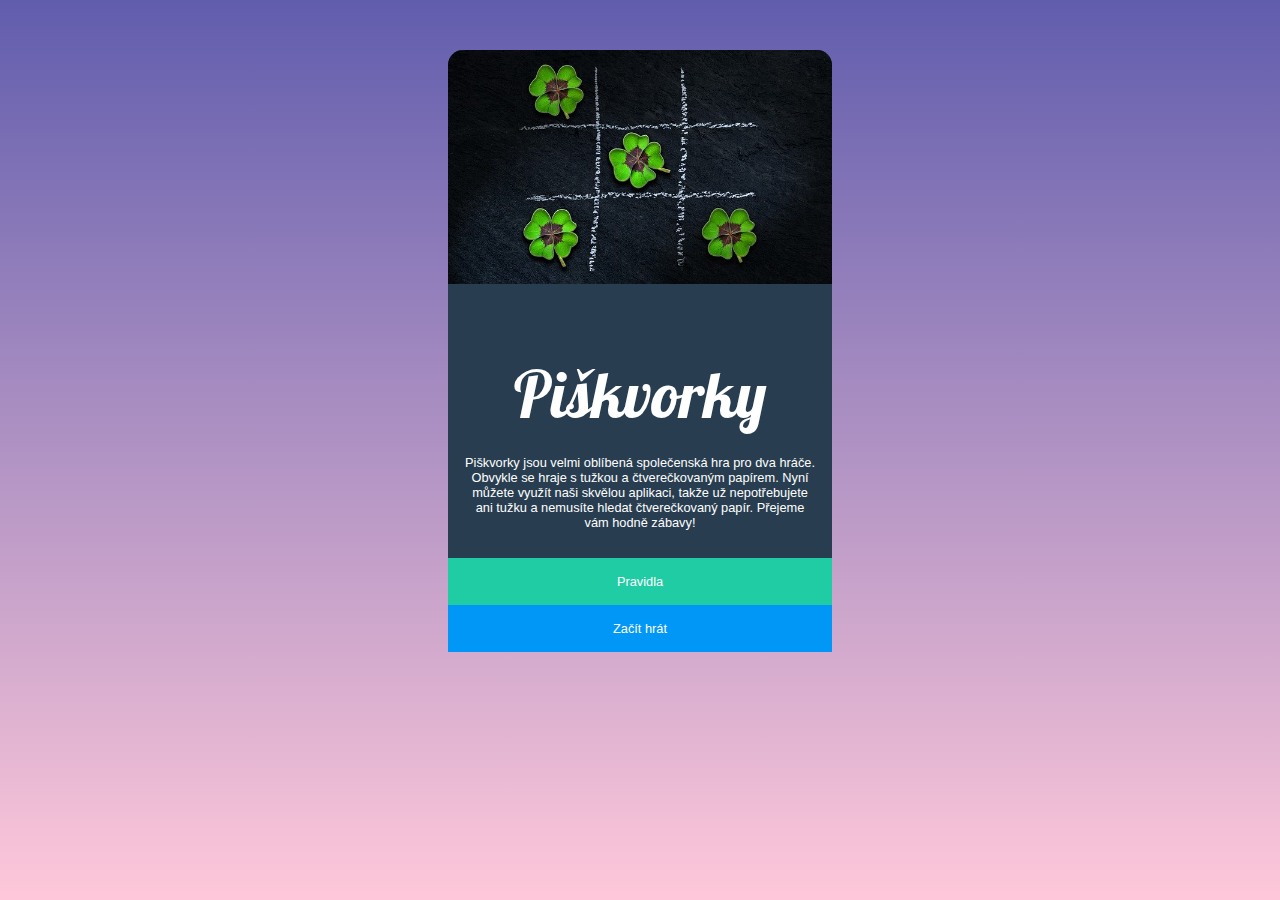
<file: index.html>
<!DOCTYPE html>
<html lang="cs">
  <head>
    <meta charset="UTF-8" />
    <meta http-equiv="X-UA-Compatible" content="IE=edge" />
    <meta name="viewport" content="width=device-width, initial-scale=1.0" />
    <link rel="stylesheet" href="style.css" />
    <link rel="preconnect" href="https://fonts.googleapis.com" />
    <link rel="preconnect" href="https://fonts.gstatic.com" crossorigin />
    <link
      href="https://fonts.googleapis.com/css2?family=Lobster&display=swap"
      rel="stylesheet"
    />
    <title>Piškvorky</title>
  </head>
  <body>
    <div class="nabidka nabidka__uvodni">
      <div class="img__uvodni">
        <img src="uvodni.jpg" alt="piškvorky" />
      </div>
      <div class="uvod-content">
        <div>
          <h1>Piškvorky</h1>
        </div>
        <div>
          <p>
            Piškvorky jsou velmi oblíbená společenská hra pro dva hráče. Obvykle
            se hraje s tužkou a čtverečkovaným papírem. Nyní můžete využít naši
            skvělou aplikaci, takže už nepotřebujete ani tužku a nemusíte hledat
            čtverečkovaný papír. Přejeme vám hodně zábavy!
          </p>
        </div>
      </div>
      <div class="buttons">
        <a class="pravidla" href="pravidla.html">Pravidla</a>
        <a class="zacit" href="hra.html">Začít hrát</a>
      </div>
    </div>
  </body>
</html>
</file>
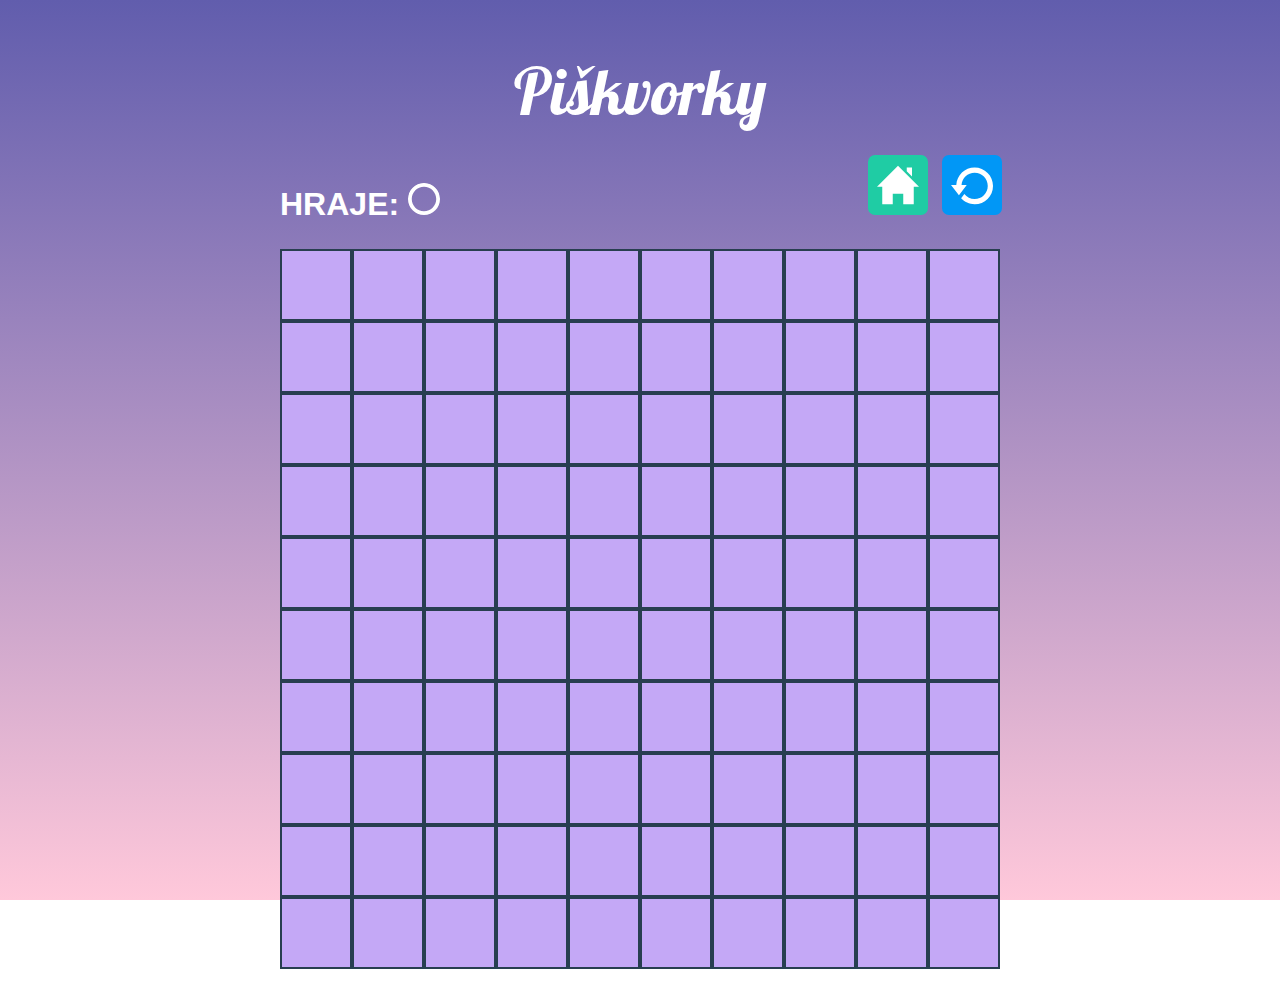
<file: hra.html>
<!DOCTYPE html>
<html lang="cs">
  <head>
    <meta charset="UTF-8" />
    <meta http-equiv="X-UA-Compatible" content="IE=edge" />
    <meta name="viewport" content="width=device-width, initial-scale=1.0" />
    <link rel="stylesheet" href="style.css" />
    <link rel="preconnect" href="https://fonts.googleapis.com" />
    <link rel="preconnect" href="https://fonts.gstatic.com" crossorigin />
    <link
      href="https://fonts.googleapis.com/css2?family=Lobster&display=swap"
      rel="stylesheet"
    />
    <script src="script.js" type="module"></script>
    <title>Hra - Piškvorky</title>
  </head>
  <body>
    <div class="game">
    <h1>Piškvorky</h1>
    <div class="game-nav">
      <div class="game-nav__turn">
      <h2>HRAJE: <img id="turn" src="circle.svg" alt="kruh"></h2>
    </div>
        <div class="game-nav__icons">
        <a href="index.html"><img id="home-icon" src="home.svg" alt="home-icon"></a>
        <a href="hra.html"><img id="restart-icon" src="restart.svg" alt="restart-game"></a>
      </div>
    </div>
  <div class="game-field" id="gamefield">
    <div class="game-field__row">
    <button></button><button></button><button></button><button></button
    ><button></button><button></button><button></button><button></button
    ><button></button><button></button>
  </div>
  <div class="game-field__row">
    <button></button><button></button><button></button><button></button
    ><button></button><button></button><button></button><button></button
    ><button></button><button></button>
  </div>
  <div class="game-field__row">
    <button></button><button></button><button></button><button></button
    ><button></button><button></button><button></button><button></button
    ><button></button><button></button>
  </div>
  <div class="game-field__row">
    <button></button><button></button><button></button><button></button
    ><button></button><button></button><button></button><button></button
    ><button></button><button></button>
  </div>
  <div class="game-field__row">
    <button></button><button></button><button></button><button></button
    ><button></button><button></button><button></button><button></button
    ><button></button><button></button>
  </div>
  <div class="game-field__row">
    <button></button><button></button><button></button><button></button
    ><button></button><button></button><button></button><button></button
    ><button></button><button></button>
  </div>
  <div class="game-field__row">
    <button></button><button></button><button></button><button></button
    ><button></button><button></button><button></button><button></button
    ><button></button><button></button>
  </div>
  <div class="game-field__row">
    <button></button><button></button><button></button><button></button
    ><button></button><button></button><button></button><button></button
    ><button></button><button></button>
  </div>
  <div class="game-field__row">
    <button></button><button></button><button></button><button></button
    ><button></button><button></button><button></button><button></button
    ><button></button><button></button>
  </div>
  <div class="game-field__row">
    <button></button><button></button><button></button><button></button
    ><button></button><button></button><button></button><button></button
    ><button></button><button></button>
  </div>
  </div>
</div>
</div>
</div>
  </body>
</html>
</file>
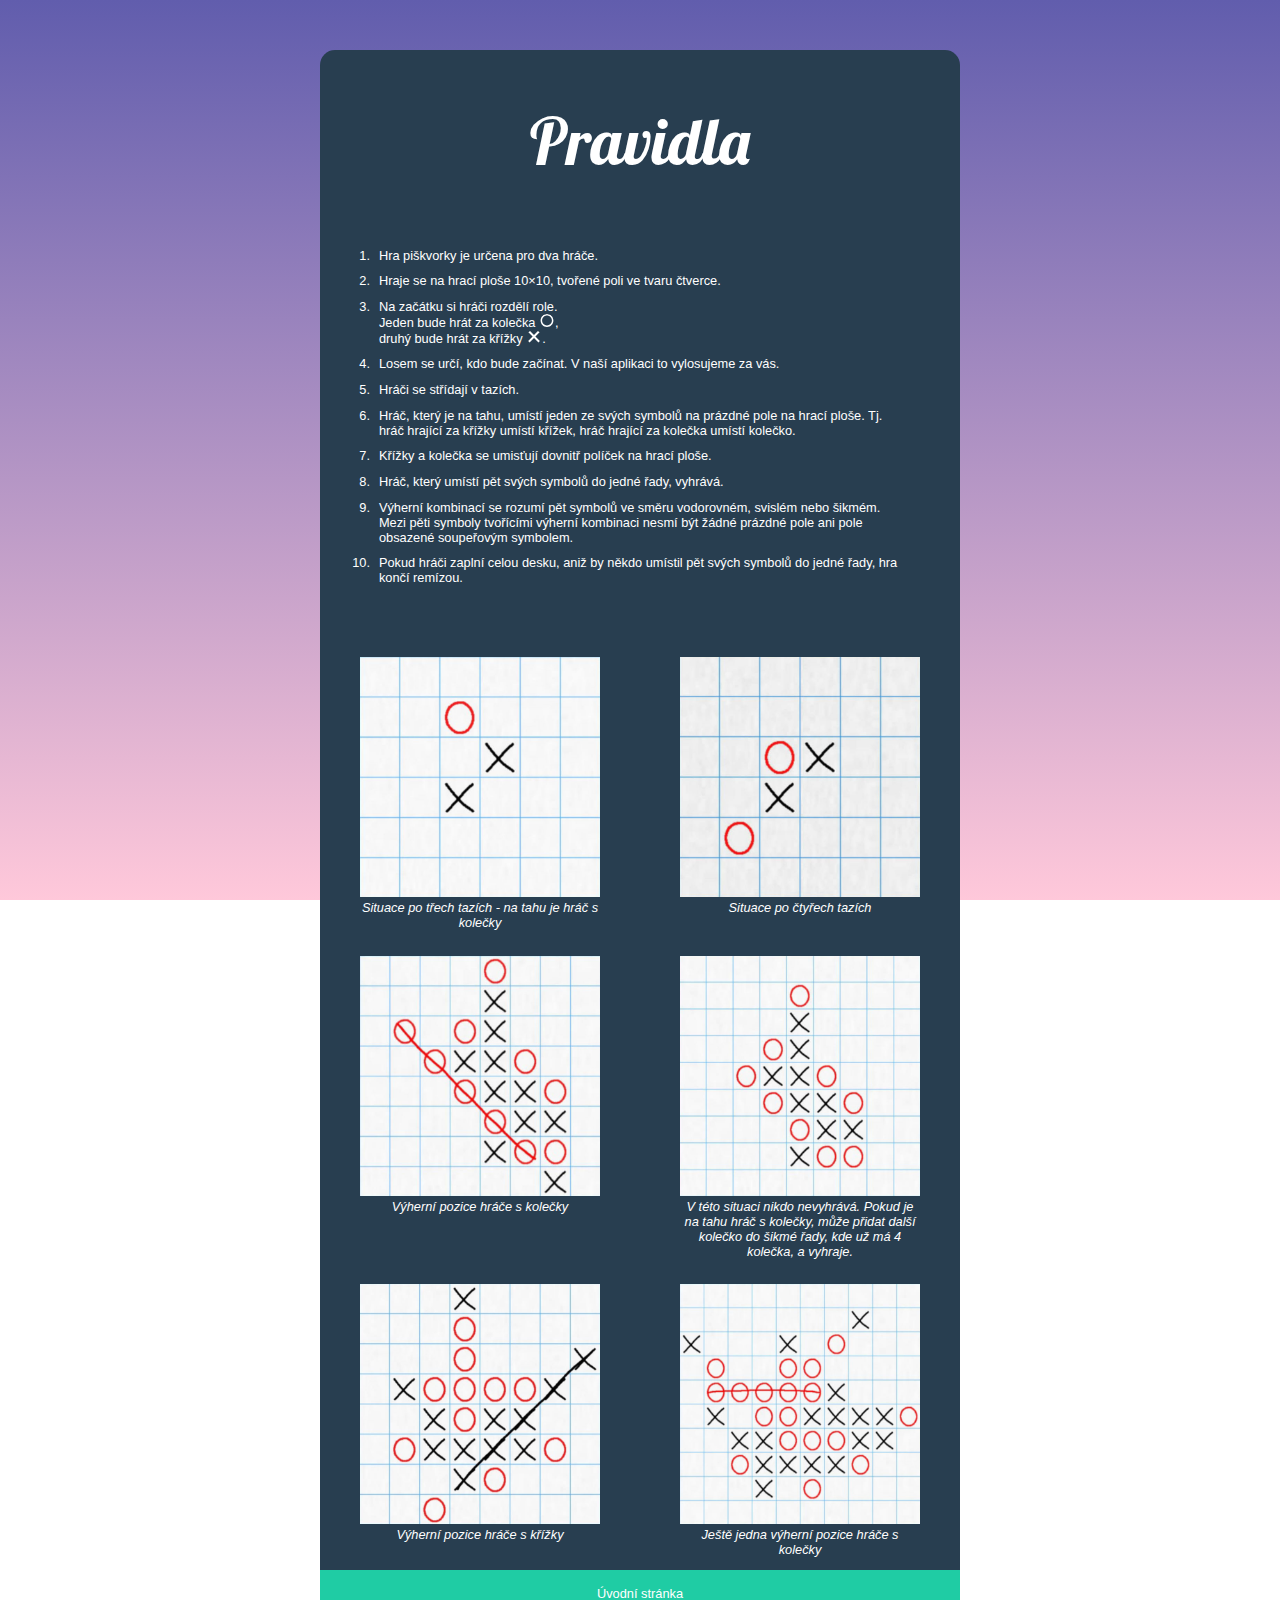
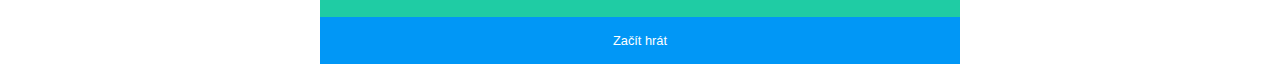
<file: pravidla.html>
<!DOCTYPE html>
<html lang="cs">
  <head>
    <meta charset="UTF-8" />
    <meta http-equiv="X-UA-Compatible" content="IE=edge" />
    <meta name="viewport" content="width=device-width, initial-scale=1.0" />
    <link rel="stylesheet" href="style.css" />
    <link rel="preconnect" href="https://fonts.googleapis.com" />
    <link rel="preconnect" href="https://fonts.gstatic.com" crossorigin />
    <link
      href="https://fonts.googleapis.com/css2?family=Lobster&display=swap"
      rel="stylesheet"
    />
    <title>Pravidla</title>
  </head>
  <body>
    <div class="nabidka">
      <h1>Pravidla</h1>
      <div class="rules-descr__text">
        <ol>
          <li>Hra piškvorky je určena pro dva hráče.</li>
          <li>Hraje se na hrací ploše 10×10, tvořené poli ve tvaru čtverce.</li>
          <li>
            Na začátku si hráči rozdělí role. <br />
            Jeden bude hrát za kolečka
            <img class="img__svg" src="circle.svg" alt="" />,<br />
            druhý bude hrát za křížky
            <img class="img__svg" src="cross.svg" alt="" />.
          </li>
          <li>
            Losem se určí, kdo bude začínat. V naší aplikaci to vylosujeme za
            vás.
          </li>
          <li>Hráči se střídají v tazích.</li>
          <li>
            Hráč, který je na tahu, umístí jeden ze svých symbolů na prázdné
            pole na hrací ploše. Tj. hráč hrající za křížky umístí křížek, hráč
            hrající za kolečka umístí kolečko.
          </li>
          <li>Křížky a kolečka se umisťují dovnitř políček na hrací ploše.</li>
          <li>Hráč, který umístí pět svých symbolů do jedné řady, vyhrává.</li>
          <li>
            Výherní kombinací se rozumí pět symbolů ve směru vodorovném, svislém
            nebo šikmém. Mezi pěti symboly tvořícími výherní kombinaci nesmí být
            žádné prázdné pole ani pole obsazené soupeřovým symbolem.
          </li>
          <li>
            Pokud hráči zaplní celou desku, aniž by někdo umístil pět svých
            symbolů do jedné řady, hra končí remízou.
          </li>
        </ol>
      </div>
      <div class="rules-descr__img">
        <div class="img-fig">
          <figure>
            <img src="instructions-01.jpg" alt="instrukce" />
            <figcaption>
              Situace po třech tazích - na tahu je hráč s kolečky
            </figcaption>
          </figure>
        </div>
        <div class="img-fig">
          <figure>
            <img src="instructions-02.jpg" alt="instrukce" />
            <figcaption>Situace po čtyřech tazích</figcaption>
          </figure>
        </div>
        <div class="img-fig">
          <figure>
            <img src="instructions-03.jpg" alt="instrukce" />
            <figcaption>Výherní pozice hráče s kolečky</figcaption>
          </figure>
        </div>
        <div class="img-fig">
          <figure>
            <img src="instructions-04.jpg" alt="instrukce" />
            <figcaption>
              V této situaci nikdo nevyhrává. Pokud je na tahu hráč s kolečky,
              může přidat další kolečko do šikmé řady, kde už má 4 kolečka, a
              vyhraje.
            </figcaption>
          </figure>
        </div>
        <div class="img-fig">
          <figure>
            <img src="instructions-05.jpg" alt="instrukce" />
            <figcaption>Výherní pozice hráče s křížky</figcaption>
          </figure>
        </div>
        <div class="img-fig">
          <figure>
            <img src="instructions-06.jpg" alt="instrukce" />
            <figcaption>Ještě jedna výherní pozice hráče s kolečky</figcaption>
          </figure>
        </div>
        <div class="img-fig"></div>
      </div>
      <div class="buttons">
        <a class="pravidla" href="index.html"> Úvodní stránka </a>
        <a class="zacit" href="hra.html"> Začít hrát </a>
      </div>
    </div>
  </body>
</html>
</file>
<file: style.css>
html {
  height: 100%;
}
body {
  margin: 0%;
  background-repeat: no-repeat;
  background-attachment: fixed;
  background-image: linear-gradient(#615dad, #ffc8da);
  display: flex;
  justify-content: center;
  color: #ffffff;
  font-family: sans-serif;
}

h1 {
  font-family: 'Lobster', cursive;
  font-size: 8vw;
  font-weight: 100;
  text-align: center;
  padding: 0.5rem;
  margin-bottom: 0%;
}

button,
a {
  padding: 1rem;
  border-style: none;
  text-decoration: none;
  font-size: 3vw;
  color: #ffffff;
  margin: none;
}

ol {
  margin: 0%;
  padding: 2%;
}

li {
  padding: 2%;
}

.nabidka {
  /* možná předělat na block → půjde pak hodit img do classu v divu a nebudu to muset zvlášť nastavovat přímo u img*/
  display: flex;
  flex-direction: column;
  justify-content: space-between;
  width: 50%;
  height: max-content;
  text-align: center;
  background-color: #283e50;
  font-size: 3vw;
  border-radius: 15px 15px 0px 0px;
  margin-top: 50px;
  margin-bottom: 20px;
}

.img__uvodni {
  width: 100%;
}

img {
  border-radius: 15px 15px 0px 0px;
  width: 100%;
}

.uvod-content {
  display: flex;
  flex-direction: column;
  font-family: sans-serif;
  padding: 1rem;
}

.buttons {
  display: flex;
  flex-direction: column;
  width: 100%;
}

.pravidla {
  background-color: #1fcca4;
}

.pravidla:hover {
  background-color: #1cbb96;
  cursor: pointer;
}

.zacit {
  background-color: #0197f6;
}

.zacit:hover {
  background-color: #0090e9;
  cursor: pointer;
}

/* ------------------          stránka Pravidla ------------------------------- */

.rules-descr__text {
  text-align: left;
  padding: 1.5rem;
  font-family: sans-serif;
}
.img__svg {
  width: 1rem;
  height: 1em;
  filter: invert(1);
}

.rules-descr__img {
  display: flex;
  flex-direction: column;
  align-items: flex-start;
  font-family: sans-serif;
  margin: 0%;
}
.img-fig {
  display: flex;
  flex-direction: column;
  background-color: #283e50;
  font-style: italic;
}

figure img {
  border-radius: 0px 0px 0px 0px;
}
/* ------------------          stránka Hra  ----------------------------------- */
.game {
  display: block;
  text-align: center;
  margin: auto;
  margin-bottom: 20px;
}

.game button {
  border: 2px solid #283e50;
  background-color: #c4a8f6;
  width: 8vmin;
  height: 8vmin;
}

.game button:hover {
  background-color: #cdbbec;
  cursor: pointer;
}

.game h2 {
  font-size: 2.5vw;
}

.game h2 img {
  width: 2.5vw;
  height: 2.5vw;
  filter: invert(1);
}

.game-nav {
  display: flex;
  justify-content: space-between;
  align-items: baseline;
}

.game-nav__icons {
  display: flex;
}

#home-icon,
#restart-icon {
  padding: 0.7em;
  border-radius: 7px;
}
#home-icon {
  background-color: #1fcca4;
}

#home-icon:hover {
  background-color: #1cbb96;
  cursor: pointer;
}

#restart-icon {
  background-color: #0197f6;
}
#restart-icon:hover {
  background-color: #0090e9;
  cursor: pointer;
}

.game-field--circle {
  background-image: url('circle.svg');
}

.game-field--cross {
  background-image: url('cross.svg');
}

.game-field--circle,
.game-field--cross {
  background-repeat: no-repeat;
  background-position: center;
  background-size: 75%;
  animation: zoom 0.25s;
}

@keyframes zoom {
  0% {
    background-size: 0;
  }
  100% {
    background-size: 75%;
  }
}

/*------------------------------ breakpointy -----------------------------------*/

@media (min-width: 800px) {
  .rules-descr__img {
    flex-direction: row;
    flex-wrap: wrap;
    justify-content: center;
  }

  .img-fig {
    width: calc(100% / 2);
    justify-content: flex-start;
  }
  .nabidka,
  button,
  a {
    font-size: 1vw;
  }

  ol {
    padding: 5%;
  }
  li {
    padding: 1%;
  }

  h1 {
    font-size: 5vw;
  }

  .nabidka__uvodni {
    max-width: 30%;
  }
}
</file>
